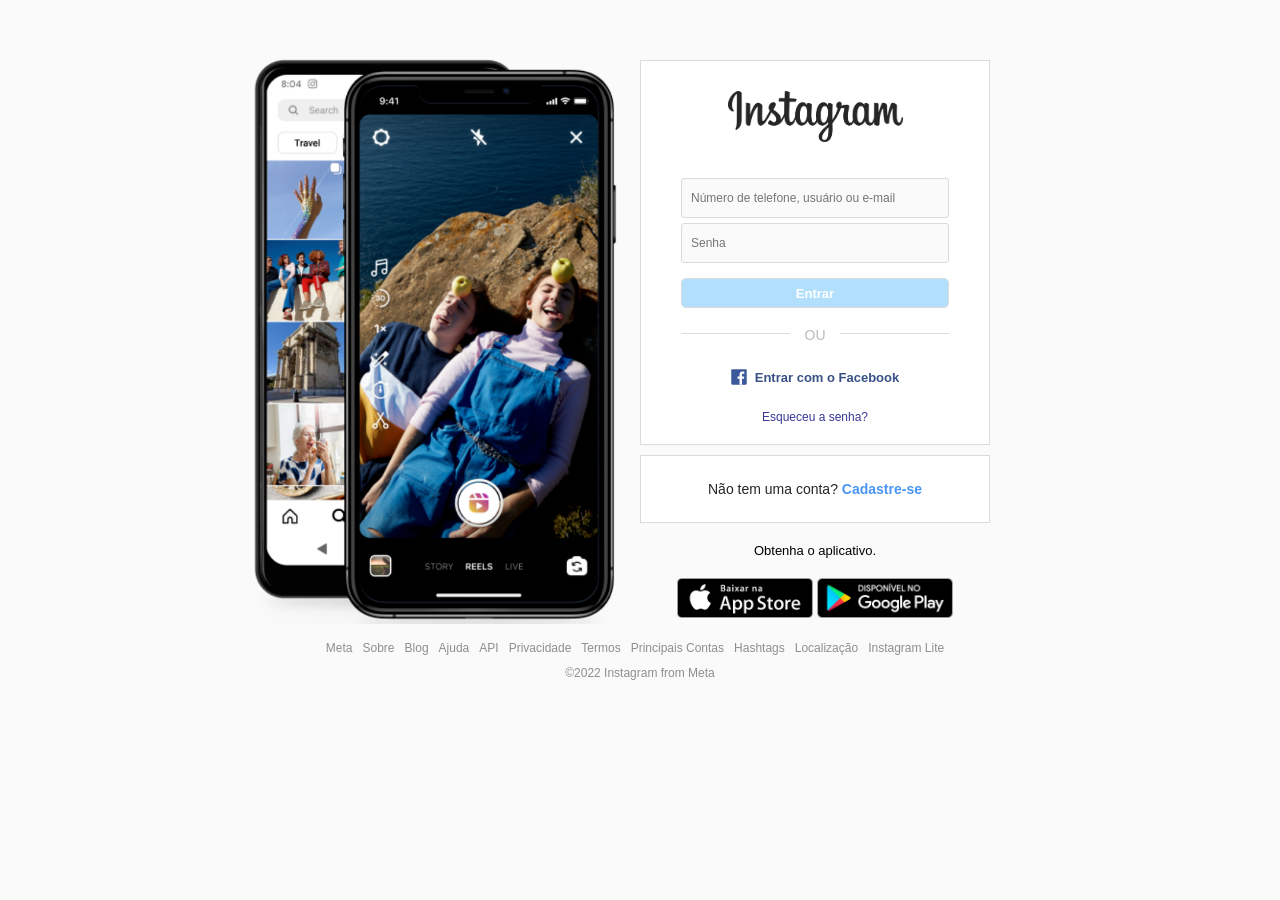
<file: index.html>
<!DOCTYPE html>
<html lang="en">

<head>
    <meta charset="UTF-8" />
    <meta http-equiv="X-UA-Compatible" content="IE=edge" />
    <meta name="viewport" content="width=device-width, initial-scale=1.0" />
    <title>Instagram</title>
    <link rel="stylesheet" href="css/style.css" />
    <link rel="shortcut icon" href="img/favicon.png" type="image/x-icon" />
</head>

<body>
    <main>
        <div id="main-container">
            <!-- Banner Container -->
            <div id="banner-container">
                <img src="img/banner2.png" alt="Crie uma conta no Instagram" />
            </div>
            <!-- Login e Registro -->
            <div id="form-container">
                <div id="form-box">
                    <img id="logo-insta" src="img/logo_instagram.png" alt="Instagram" />
                    <form id="login-form">
                        <input type="text" name="username" placeholder="Número de telefone, usuário ou e-mail" />
                        <input type="password" name="password" placeholder="Senha" />
                        <input type="submit" value="Entrar" />
                    </form>
                    <div class="separator">
                        <div class="line"></div>
                        <span>Ou</span>
                    </div>
                    <div id="other-links">
                        <div id="facebook-login">
                            <a href="#">
                                <img src="img/logo_facebook.svg" alt="Facebook Login" />
                                <span>Entrar com o Facebook</span>
                            </a>
                        </div>
                        <div id="forgot-pass">
                            <a href="#">Esqueceu a senha?</a>
                        </div>
                    </div>
                </div>
                <div id="register-container">
                    <p>Não tem uma conta? <a href="#">Cadastre-se</a></p>
                </div>
                <div id="get-app-container">
                    <p>Obtenha o aplicativo.</p>
                    <a href="#">
                        <img src="img/apple_btn.png" alt="Apple Store" />
                    </a>
                    <a href="#">
                        <img src="img/gplay_btn.png" alt="Google Play" />
                    </a>
                </div>
            </div>
        </div>
    </main>
    <footer>
        <nav>
            <ul id="footer-links">
                <li><a href="#">Meta</a></li>
                <li><a href="#">Sobre</a></li>
                <li><a href="#">Blog</a></li>
                <li><a href="#">Ajuda</a></li>
                <li><a href="#">API</a></li>
                <li><a href="#">Privacidade</a></li>
                <li><a href="#">Termos</a></li>
                <li><a href="#">Principais Contas</a></li>
                <li><a href="#">Hashtags</a></li>
                <li><a href="#">Localização</a></li>
                <li><a href="#">Instagram Lite</a></li>
            </ul>
        </nav>
        <p id="copyright">&copy;2022 Instagram from Meta</p>
    </footer>
</body>

</html>
</file>
<file: css/style.css>
/* GERAL */
* {
    margin: 0;
    padding: 0;
    box-sizing: border-box;
    font-family: Helvetica;
}

body {
    background-color: #fafafa;
}

/* CONTAINERS */
#main-container {
    display: flex;
    margin-top: 30px;
}

#banner-container,
#form-container {
    flex: 1 1 0;
    width: 50%;
}

#banner-container {
    text-align: right;
}

#banner-container img {
    width: 100%;
    margin-right: 15px;
    margin-top: 25px;
    max-width: 380px;
}

#form-container {
    text-align: center;
}

/* LOGIN FORM */
#form-box {
    background-color: #fff;
    border: 1px solid #dbdbdb;
    width: 350px;
    margin-top: 30px;
}

#logo-insta {
    width: 175px;
    height: 51px;
    margin: 30px auto 12px;
}

#login-form {
    margin-top: 20px;
}

#login-form input {
    display: block;
    font-size: 12px;
    padding: 12px 9px;
    /* 12px top/bottom, 9px left/right */
    background-color: #fafafa;
    border: 1px solid #dbdbdb;
    border-radius: 3px;
    width: 268px;
    margin: 5px auto;
    /* 5px top/bottom, auto left/right */
}

#login-form input[type="submit"] {
    background-color: #b2dffc;
    color: #fff;
    margin-top: 15px;
    border-radius: 5px;
    height: 30px;
    font-size: 13px;
    padding: 0;
    font-weight: bold;
}

#login-form input[type="submit"]:hover {
    background-color: #a1d4f7;
    cursor: pointer;
}

/* separator */

.separator {
    position: relative;
}

.line {
    border-top: 1px solid #dbdbdb;
    width: 268px;
    margin: 25px auto 35px;
}

.separator span {
    position: absolute;
    /* para ficar por cima da linha */
    text-transform: uppercase;
    color: #bbb;
    background-color: #fff;
    top: -6px;
    width: 50px;
    margin-left: -25px;
    font-size: 14px;
}

/* facebook e login */

#facebook-login {
    margin-bottom: 25px;
}

#facebook-login a {
    text-decoration: none;
    color: #385185;
    display: flex;
    align-items: center;
    justify-content: center;
}

#facebook-login img {
    width: 16px;
    height: 16px;
    margin-right: 8px;
}

#facebook-login span {
    font-weight: bold;
    font-size: 13px;
    margin-top: 1px;
}

/* forgot password */

#forgot-pass {
    margin-bottom: 20px;
    font-size: 12px;
}

#forgot-pass a {
    text-decoration: none;
    color: #373799;
}

/* registro */

#register-container {
    background-color: #fff;
    border: 1px solid #dbdbdb;
    width: 350px;
    margin-top: 10px;
    padding: 25px;
}

#register-container p {
    font-size: 14px;
    color: #262626;
}

#register-container a {
    color: #4a95f6;
    font-weight: bold;
    text-decoration: none;
}

/* Baixar aplicativo */

#get-app-container {
    text-align: center;
    width: 350px;
}

#get-app-container p {
    margin: 20px 0;
    font-size: 13px;
}

#get-app-container a {
    text-decoration: none;
}

#get-app-container img {
    width: 136px;
    height: 40px;
}

/* footer */

footer {
    text-align: left;
    width: 1000px;
    margin: 10px auto;
    display: flex;
    flex-direction: column;
    justify-content: center;
    align-items: center;
}

footer #footer-links {
    display: flex;
    list-style: none;
}

#footer-links li {
    margin-right: 10px;

}

#footer-links a,
#copyright {
    text-decoration: none;
    color: #8e8e8e;
    font-size: 12px;
}

#copyright {
    margin-top: 10px;
}

/* media queries */
/* mobile */
@media (max-width: 800px) {
    body {
        background-color: #fff;
    }

    #banner-container {
        display: none;
    }

    #main-container,
    #form-box {
        margin-top: 0;
    }

    #form-container,
    #form-box,
    #register-container,
    #get-app-container {
        width: 100%;
        border: none;
    }

    footer {
        width: 90%;
    }

    #footer-links {
        flex-wrap: wrap;
        justify-content: center;
    }

    #footer-links {
        margin-bottom: 10px;
    }
}


@media (max-width: 600px) {
    body {
        background-color: #fff;
    }

    #banner-container {
        display: none;
    }

    #main-container,
    #form-box {
        margin-top: 0;
    }

    #form-container,
    #form-box,
    #register-container,
    #get-app-container {
        width: 100%;
        border: none;
    }

    footer {
        width: 90%;
    }

    #footer-links {
        flex-wrap: wrap;
        justify-content: center;
    }

    #footer-links {
        margin-bottom: 10px;
    }
}
</file>
